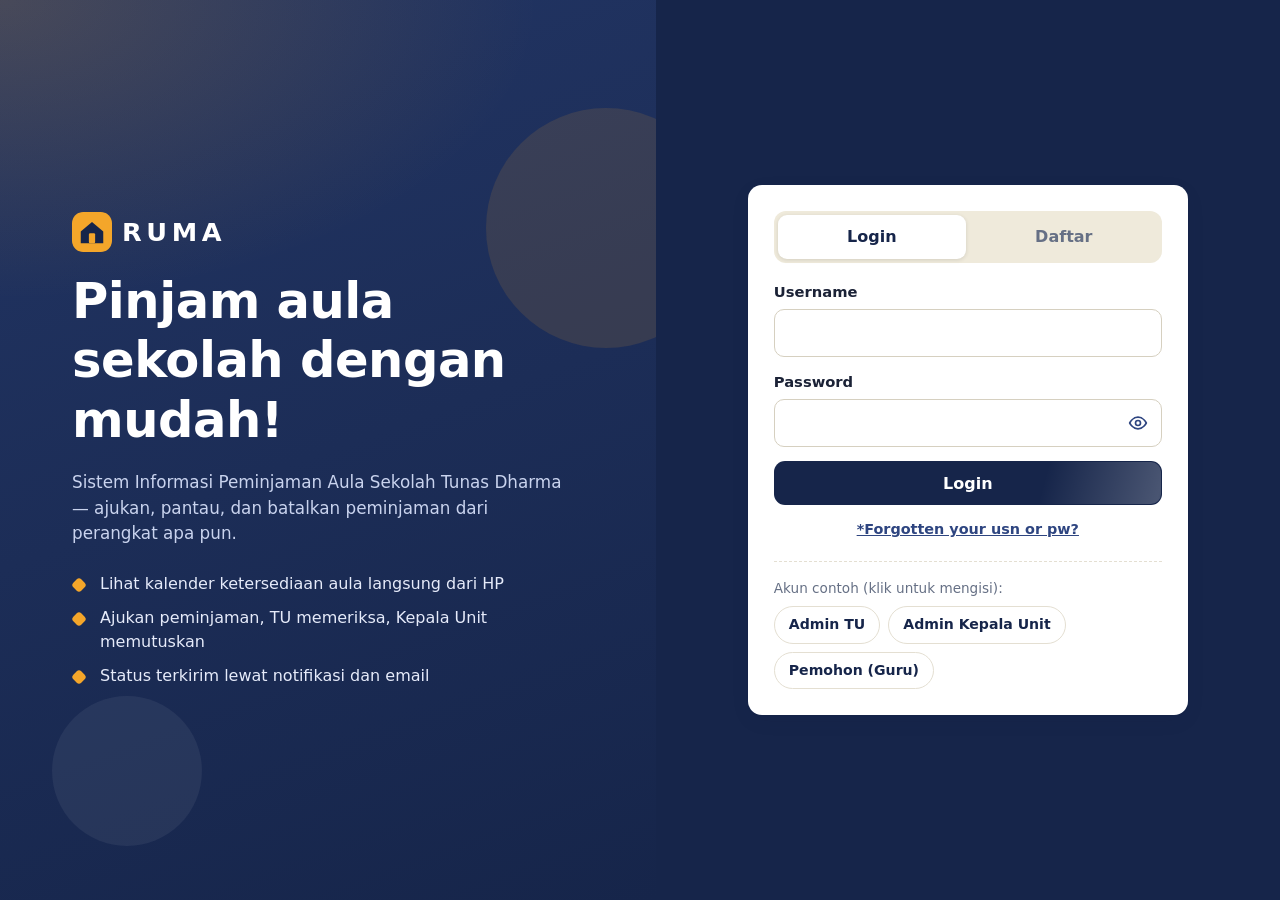
<file: index.html>
<!doctype html>
<html lang="id">

<head>
  <meta charset="utf-8">
  <meta name="viewport" content="width=device-width, initial-scale=1">
  <meta name="theme-color" content="#16254a">
  <link rel="icon" href="assets/logo.svg" type="image/svg+xml">
  <title>RUMA — Masuk</title>
  <link rel="stylesheet" href="css/base.css">
  <link rel="stylesheet" href="css/login.css">
  <link rel="stylesheet" href="css/motion.css">
</head>

<body class="login-body">
  <main class="login-shell">
    <section class="login-hero">
      <div class="brand">
        <img class="brand-mark" src="assets/logo.svg" width="40" height="40" alt="" aria-hidden="true">
        <span class="brand-name">RUMA</span>
      </div>
      <h1>Pinjam aula sekolah dengan mudah!</h1>
      <p class="hero-sub">Sistem Informasi Peminjaman Aula Sekolah Tunas Dharma — ajukan, pantau, dan batalkan
        peminjaman dari perangkat apa pun.</p>
      <ul class="hero-points">
        <li>Lihat kalender ketersediaan aula langsung dari HP</li>
        <li>Ajukan peminjaman, TU memeriksa, Kepala Unit memutuskan</li>
        <li>Status terkirim lewat notifikasi dan email</li>
      </ul>
    </section>

    <section class="login-card card" aria-label="Masuk atau daftar">
      <div class="seg" role="tablist">
        <button type="button" role="tab" id="tabLogin" class="seg-btn active" aria-selected="true"
          aria-controls="loginForm">Login</button>
        <button type="button" role="tab" id="tabRegister" class="seg-btn" aria-selected="false"
          aria-controls="registerForm">Daftar</button>
      </div>

      <form id="loginForm" novalidate>
        <div class="field">
          <label for="lUser">Username</label>
          <input id="lUser" name="username" autocomplete="username" autocapitalize="none" required>
        </div>
        <div class="field">
          <label for="lPass">Password</label>
          <input id="lPass" name="password" type="password" autocomplete="current-password" required>
        </div>
        <div class="form-error" id="loginError" role="alert" hidden></div>
        <button type="submit" class="btn primary block">Login</button>
        <p class="aside-link"><button type="button" class="link" id="forgotBtn">*Forgotten your usn or pw?</button></p>

        <div class="demo-box">
          <span>Akun contoh (klik untuk mengisi):</span>
          <div class="demo-list">
            <button type="button" class="chip" data-demo="tu|tu123">Admin TU</button>
            <button type="button" class="chip" data-demo="kepala|kepala123">Admin Kepala Unit</button>
            <button type="button" class="chip" data-demo="guru|guru123">Pemohon (Guru)</button>
          </div>
        </div>
      </form>

      <form id="registerForm" novalidate hidden>
        <p class="hint tight">Pendaftaran untuk pemohon (guru). Akun TU dan Kepala Unit disiapkan oleh sistem.</p>
        <div class="field"><label for="rName">Nama lengkap</label><input id="rName" name="name" autocomplete="name"
            required></div>
        <div class="grid-2">
          <div class="field"><label for="rId">NIDN</label><input id="rId" name="idNo" inputmode="numeric" minlength="8"
              maxlength="10" placeholder="8–10 angka" required></div>
          <div class="field"><label for="rUnit">Unit</label><select id="rUnit" name="unit" required>
              <option value="">Pilih unit…</option>
            </select></div>
        </div>
        <div class="field"><label for="rEmail">Email</label><input id="rEmail" name="email" type="email"
            autocomplete="email" required></div>
        <div class="field"><label for="rPhone">No. HP <span class="opt-tag">opsional</span></label><input id="rPhone"
            name="phone" type="tel" inputmode="tel" autocomplete="tel"></div>
        <div class="field"><label for="rUser">Username</label><input id="rUser" name="username" autocomplete="username"
            autocapitalize="none" required></div>
        <div class="grid-2">
          <div class="field"><label for="rPass">Password</label><input id="rPass" name="password" type="password"
              autocomplete="new-password" required></div>
          <div class="field"><label for="rPass2">Ulangi password</label><input id="rPass2" name="password2"
              type="password" autocomplete="new-password" required></div>
        </div>
        <div class="form-error" id="registerError" role="alert" hidden></div>
        <button type="submit" class="btn primary block">Daftar &amp; masuk</button>
      </form>
    </section>
  </main>

  <script src="js/utils.js"></script>
  <script src="js/ui.js"></script>
  <script src="js/storage.js"></script>
  <script src="js/auth.js"></script>
  <script src="js/login.js"></script>
</body>

</html>
</file>
<file: css/base.css>
/* RUMA — base.css : token desain, reset, dan komponen bersama */
:root {
  --navy: #16254a;
  --navy-2: #223564;
  --navy-3: #2e4580;
  --amber: #f4a62a;
  --amber-d: #d98a0c;
  --cream: #f6f3ea;
  --card: #ffffff;
  --ink: #1b2236;
  --muted: #667085;
  --line: #e4dfd2;
  --ok: #1d7f55;
  --ok-bg: #e2f4ea;
  --wait: #9a6700;
  --wait-bg: #fff1cf;
  --bad: #b3261e;
  --bad-bg: #fde4e1;
  --radius: 14px;
  --shadow: 0 1px 2px rgba(22, 37, 74, .06), 0 6px 20px rgba(22, 37, 74, .06);
  --focus: 0 0 0 3px rgba(244, 166, 42, .45);
}

*,
*::before,
*::after {
  box-sizing: border-box;
}

html {
  -webkit-text-size-adjust: 100%;
}

body {
  margin: 0;
  font: 16px/1.5 system-ui, -apple-system, "Segoe UI", Roboto, "Helvetica Neue", Arial, sans-serif;
  background: var(--cream);
  color: var(--ink);
  min-height: 100vh;
}

body.modal-open {
  overflow: hidden;
}

h1,
h2,
h3 {
  line-height: 1.2;
  margin: 0;
  letter-spacing: -.01em;
}

h1 {
  font-size: clamp(1.4rem, 1.1rem + 1.4vw, 2rem);
}

h3 {
  font-size: 1.05rem;
}

p {
  margin: 0;
}

a {
  color: var(--navy-3);
}

code {
  font: 600 .85em ui-monospace, Menlo, Consolas, monospace;
  background: #efeadb;
  padding: 2px 6px;
  border-radius: 6px;
}

button {
  font: inherit;
  cursor: pointer;
}

:focus-visible {
  outline: none;
  box-shadow: var(--focus);
}

[hidden] {
  display: none !important;
}

.sr-only {
  position: absolute;
  width: 1px;
  height: 1px;
  overflow: hidden;
  clip: rect(0 0 0 0);
  white-space: nowrap;
}

.muted {
  color: var(--muted);
}

.muted-sm {
  color: var(--muted);
  font-size: .85rem;
}

.ok-text {
  color: var(--ok);
  font-weight: 600;
}

.bad-text {
  color: var(--bad) !important;
}

/* ---------- Layout ---------- */
.container {
  max-width: 1120px;
  margin: 0 auto;
  padding: 22px 16px 80px;
}

.page-head {
  margin-bottom: 18px;
  display: grid;
  gap: 4px;
}

.page-head p {
  color: var(--muted);
}

.grid-2 {
  display: grid;
  grid-template-columns: 1fr 1fr;
  gap: 12px;
}

.card {
  background: var(--card);
  border: 1px solid var(--line);
  border-radius: var(--radius);
  box-shadow: var(--shadow);
}

.card.pad,
.pad {
  padding: 20px;
}

.block {
  display: flex;
  width: 100%;
  justify-content: center;
}

/* ---------- Topbar ---------- */
.topbar {
  background: var(--navy);
  color: #fff;
  position: sticky;
  top: 0;
  z-index: 30;
  box-shadow: 0 2px 12px rgba(0, 0, 0, .15);
}

.topbar-in {
  max-width: 1120px;
  margin: 0 auto;
  padding: 10px 16px;
  display: flex;
  align-items: center;
  justify-content: space-between;
  gap: 12px;
}

.brand {
  display: inline-flex;
  align-items: center;
  gap: 10px;
  color: inherit;
  text-decoration: none;
}

.brand-mark {
  display: block;
  flex: none;
  border-radius: 9px;
}

.brand-name {
  font-weight: 800;
  letter-spacing: .18em;
  font-size: 1.15rem;
}

.mode-tag {
  font-size: .7rem;
  font-weight: 700;
  text-transform: uppercase;
  letter-spacing: .08em;
  padding: 3px 9px;
  border-radius: 99px;
  background: rgba(255, 255, 255, .14);
}

.mode-tag.admin {
  background: var(--amber);
  color: var(--navy);
}

.topbar-right {
  display: flex;
  align-items: center;
  gap: 10px;
}

.userchip {
  display: flex;
  align-items: center;
  gap: 9px;
}

.avatar {
  width: 34px;
  height: 34px;
  border-radius: 50%;
  background: var(--amber);
  color: var(--navy);
  display: grid;
  place-items: center;
  font-weight: 800;
}

.u-text {
  display: grid;
  line-height: 1.15;
}

.u-text small {
  color: #b9c4e4;
  font-size: .75rem;
}

.tabs {
  max-width: 1120px;
  margin: 0 auto;
  padding: 0 10px;
  display: flex;
  gap: 2px;
  overflow-x: auto;
  scrollbar-width: none;
}

.tabs::-webkit-scrollbar {
  display: none;
}

.tabs button {
  background: none;
  border: 0;
  color: #c9d3ee;
  padding: 12px 14px;
  font-weight: 600;
  white-space: nowrap;
  border-bottom: 3px solid transparent;
}

.tabs button:hover {
  color: #fff;
}

.tabs button.active {
  color: #fff;
  border-bottom-color: var(--amber);
}

.count {
  display: inline-grid;
  place-items: center;
  min-width: 20px;
  height: 20px;
  padding: 0 6px;
  margin-left: 4px;
  border-radius: 99px;
  background: var(--amber);
  color: var(--navy);
  font-size: .72rem;
  font-weight: 800;
}

/* ---------- Buttons ---------- */
.btn {
  display: inline-flex;
  align-items: center;
  justify-content: center;
  gap: 6px;
  border: 1.5px solid transparent;
  border-radius: 11px;
  padding: 11px 18px;
  font-weight: 700;
  text-decoration: none;
  line-height: 1.1;
  transition: transform .08s, background .15s, border-color .15s;
  min-height: 44px;
}

.btn:active:not(:disabled) {
  transform: translateY(1px);
}

.btn:disabled {
  opacity: .45;
  cursor: not-allowed;
}

.btn.sm {
  padding: 7px 12px;
  min-height: 36px;
  font-size: .88rem;
  border-radius: 9px;
}

.btn.primary {
  background: var(--navy);
  color: #fff;
}

.btn.primary:hover:not(:disabled) {
  background: var(--navy-2);
}

.btn.ghost {
  background: transparent;
  color: var(--navy);
  border-color: var(--line);
}

.btn.ghost:hover:not(:disabled) {
  border-color: var(--navy-3);
  background: #f2efe5;
}

.btn.ghost.light {
  color: #fff;
  border-color: rgba(255, 255, 255, .28);
}

.btn.ghost.light:hover {
  background: rgba(255, 255, 255, .12);
  border-color: rgba(255, 255, 255, .5);
}

.btn.danger {
  background: var(--bad-bg);
  color: var(--bad);
  border-color: #f3c3be;
}

.btn.danger:hover:not(:disabled) {
  background: #fbd3ce;
}

.btn.warn {
  background: var(--wait-bg);
  color: var(--wait);
  border-color: #efd48a;
}

.btn.warn:hover:not(:disabled) {
  background: #ffe8ac;
}

.icon-btn {
  width: 40px;
  height: 40px;
  border-radius: 50%;
  border: 0;
  background: transparent;
  font-size: 1.3rem;
  color: inherit;
  display: inline-grid;
  place-items: center;
}

.icon-btn:hover {
  background: rgba(22, 37, 74, .08);
}

.link {
  background: none;
  border: 0;
  padding: 0;
  color: var(--navy-3);
  text-decoration: underline;
  font-weight: 600;
}

/* ---------- Forms ---------- */
.field {
  display: grid;
  gap: 6px;
  margin-bottom: 14px;
  border: 0;
  padding: 0;
  min-width: 0;
}

.field>label,
.field>legend,
.slider-top label {
  font-weight: 700;
  font-size: .92rem;
  padding: 0;
}

input:not([type=checkbox]):not([type=radio]):not([type=range]),
select,
textarea {
  width: 100%;
  font: inherit;
  color: var(--ink);
  background: #fff;
  padding: 11px 13px;
  min-height: 44px;
  border: 1.5px solid #d6d0c0;
  border-radius: 10px;
  transition: border-color .15s, box-shadow .15s;
}

textarea {
  resize: vertical;
}

input:focus,
select:focus,
textarea:focus {
  outline: none;
  border-color: var(--amber-d);
  box-shadow: var(--focus);
}

.hint {
  color: var(--muted);
  font-size: .83rem;
}

.hint.tight {
  margin: -6px 0 14px;
}

.req-tag,
.opt-tag {
  font-size: .7rem;
  font-weight: 700;
  color: var(--muted);
  background: #efeadb;
  padding: 2px 7px;
  border-radius: 99px;
  margin-left: 4px;
  text-transform: lowercase;
}

.input-wrap {
  position: relative;
}

.input-wrap input {
  padding-right: 46px !important;
}

.reveal {
  position: absolute;
  right: 5px;
  top: 50%;
  transform: translateY(-50%);
  width: 38px;
  height: 38px;
  display: grid;
  place-items: center;
  background: none;
  border: 0;
  border-radius: 10px;
  color: var(--navy-3);
  cursor: pointer;
}

.reveal:hover,
.reveal:focus-visible {
  background: rgba(22, 37, 74, .08);
}

.reveal svg {
  width: 20px;
  height: 20px;
  pointer-events: none;
}

.check {
  display: flex;
  gap: 10px;
  align-items: flex-start;
  margin: 4px 0 16px;
  font-weight: 600;
}

.check input {
  width: 20px;
  height: 20px;
  margin-top: 2px;
  accent-color: var(--navy);
  flex: none;
}

.form-error {
  background: var(--bad-bg);
  color: var(--bad);
  border: 1px solid #f3c3be;
  border-radius: 10px;
  padding: 10px 14px;
  font-size: .92rem;
  margin-bottom: 14px;
}

.form-error ul {
  margin: 0;
  padding-left: 18px;
}

.form-actions {
  display: flex;
  gap: 10px;
  justify-content: space-between;
  flex-wrap: wrap;
}

.form-actions.center {
  justify-content: center;
}

/* Slider rentang */
.slider {
  -webkit-appearance: none;
  appearance: none;
  width: 100%;
  height: 12px;
  border-radius: 99px;
  outline: none;
  cursor: pointer;
  margin: 8px 0 2px;
  background: linear-gradient(to right, var(--amber) var(--pct, 0%), #e3ddcc var(--pct, 0%));
}

.slider::-webkit-slider-thumb {
  -webkit-appearance: none;
  width: 28px;
  height: 28px;
  border-radius: 50%;
  background: var(--navy);
  border: 4px solid #fff;
  box-shadow: 0 1px 6px rgba(0, 0, 0, .35);
}

.slider::-moz-range-thumb {
  width: 22px;
  height: 22px;
  border-radius: 50%;
  background: var(--navy);
  border: 4px solid #fff;
  box-shadow: 0 1px 6px rgba(0, 0, 0, .35);
}

.slider::-moz-range-track {
  background: transparent;
}

.slider:focus-visible {
  box-shadow: var(--focus);
}

.slider-scale {
  display: flex;
  justify-content: space-between;
  color: var(--muted);
  font-size: .78rem;
}

/* ---------- Badges, chips, segmented ---------- */
.badge {
  display: inline-block;
  padding: 3px 10px;
  border-radius: 99px;
  font-size: .78rem;
  font-weight: 800;
  white-space: nowrap;
}

.badge.menunggu {
  background: var(--wait-bg);
  color: var(--wait);
}

.badge.disetujui {
  background: var(--ok-bg);
  color: var(--ok);
}

.badge.ditolak {
  background: var(--bad-bg);
  color: var(--bad);
}

.chips,
.demo-list {
  display: flex;
  gap: 8px;
  flex-wrap: wrap;
}

.chip {
  border: 1.5px solid var(--line);
  background: #fff;
  border-radius: 99px;
  padding: 7px 14px;
  font-weight: 700;
  font-size: .88rem;
  color: var(--navy);
}

.chip:hover {
  border-color: var(--navy-3);
}

.chip.active {
  background: var(--navy);
  color: #fff;
  border-color: var(--navy);
}

.seg {
  display: grid;
  grid-template-columns: 1fr 1fr;
  gap: 4px;
  background: #efeadb;
  padding: 4px;
  border-radius: 12px;
  margin-bottom: 18px;
}

.seg.small {
  grid-template-columns: repeat(3, 1fr);
  margin-bottom: 0;
}

.seg-btn,
.seg-opt span {
  border: 0;
  background: transparent;
  padding: 10px;
  border-radius: 9px;
  font-weight: 700;
  color: var(--muted);
  text-align: center;
  display: block;
  cursor: pointer;
}

.seg-btn.active,
.seg-opt input:checked+span {
  background: #fff;
  color: var(--navy);
  box-shadow: 0 1px 4px rgba(0, 0, 0, .12);
}

.seg-opt input {
  position: absolute;
  opacity: 0;
  pointer-events: none;
}

.seg-opt input:focus-visible+span {
  box-shadow: var(--focus);
}

/* ---------- Tabel responsif ---------- */
.table-wrap {
  overflow-x: auto;
}

.table-card {
  overflow: hidden;
}

.table {
  width: 100%;
  border-collapse: collapse;
  font-size: .93rem;
}

.table th {
  text-align: left;
  font-size: .76rem;
  text-transform: uppercase;
  letter-spacing: .06em;
  color: var(--muted);
  padding: 12px 14px;
  background: #faf8f2;
  border-bottom: 1px solid var(--line);
  white-space: nowrap;
}

.table td {
  padding: 12px 14px;
  border-bottom: 1px solid #efeadb;
  vertical-align: top;
}

.table tr:last-child td {
  border-bottom: 0;
}

.table .sub {
  display: block;
  color: var(--muted);
  font-size: .8rem;
  margin-top: 2px;
}

.table .act {
  display: flex;
  gap: 6px;
  flex-wrap: wrap;
}

.empty {
  display: grid;
  gap: 4px;
  justify-items: center;
  text-align: center;
  padding: 28px 16px;
  color: var(--muted);
}

.empty strong {
  color: var(--ink);
}

/* ---------- Toast & modal ---------- */
.toast-host {
  position: fixed;
  z-index: 100;
  left: 50%;
  bottom: 20px;
  transform: translateX(-50%);
  display: grid;
  gap: 8px;
  width: min(94vw, 460px);
  pointer-events: none;
}

.toast {
  pointer-events: auto;
  background: var(--navy);
  color: #fff;
  padding: 12px 16px;
  border-radius: 12px;
  box-shadow: 0 8px 28px rgba(0, 0, 0, .3);
  font-weight: 600;
  font-size: .92rem;
  border-left: 5px solid var(--amber);
  animation: pop .25s ease-out;
  transition: opacity .3s;
}

.toast.ok {
  border-left-color: #43c68b;
}

.toast.bad {
  border-left-color: #ff7b72;
}

.toast.warn {
  border-left-color: var(--amber);
}

.toast.out {
  opacity: 0;
}

@keyframes pop {
  from {
    transform: translateY(12px);
    opacity: 0;
  }
}

.modal-backdrop {
  position: fixed;
  inset: 0;
  background: rgba(15, 22, 45, .55);
  z-index: 90;
  display: grid;
  place-items: center;
  padding: 16px;
  animation: fade .15s;
}

@keyframes fade {
  from {
    opacity: 0;
  }
}

.modal {
  background: #fff;
  border-radius: 16px;
  width: min(460px, 100%);
  max-height: 90vh;
  display: flex;
  flex-direction: column;
  box-shadow: 0 20px 60px rgba(0, 0, 0, .35);
}

.modal.wide {
  width: min(620px, 100%);
}

.modal:focus {
  outline: none;
}

.modal-head {
  display: flex;
  align-items: center;
  justify-content: space-between;
  padding: 16px 18px 8px 22px;
}

.modal-body {
  padding: 8px 22px 12px;
  overflow-y: auto;
}

.modal-foot {
  padding: 12px 22px 18px;
  display: flex;
  gap: 8px;
  justify-content: flex-end;
  flex-wrap: wrap;
}

.terms {
  padding-left: 20px;
  display: grid;
  gap: 8px;
  margin: 0;
}

@media (max-width: 760px) {

  .u-text,
  .mode-tag {
    display: none;
  }

  .grid-2 {
    grid-template-columns: 1fr;
    gap: 0;
  }

  .grid-2 .field {
    margin-bottom: 14px;
  }

  .topbar-right .btn.sm {
    padding: 6px 10px;
  }

  /* tabel menjadi kartu */
  .table thead {
    display: none;
  }

  .table,
  .table tbody,
  .table tr,
  .table td {
    display: block;
    width: 100%;
  }

  .table tr {
    padding: 10px 14px;
    border-bottom: 1px solid var(--line);
  }

  .table td {
    border: 0;
    padding: 4px 0;
    display: flex;
    justify-content: space-between;
    gap: 14px;
    text-align: right;
  }

  .table td::before {
    content: attr(data-label);
    font-weight: 700;
    color: var(--muted);
    font-size: .8rem;
    text-align: left;
    flex: none;
  }

  .table .act {
    justify-content: flex-end;
  }

  .table tr.empty-row td::before {
    content: none;
  }

  .modal-foot .btn {
    flex: 1;
  }
}

@media (prefers-reduced-motion: reduce) {
  * {
    animation: none !important;
    transition: none !important;
  }
}
/* ---------- Status tambahan (alur TU → Kepala Unit) ---------- */
:root {
  --fwd: #1d4f9a;
  --fwd-bg: #e1ecfb;
  --off: #5b6272;
  --off-bg: #eceef2;
}

.badge.diteruskan {
  background: var(--fwd-bg);
  color: var(--fwd);
}

.badge.dibatalkan {
  background: var(--off-bg);
  color: var(--off);
}

/* ---------- Notifikasi dalam aplikasi ---------- */
.notif-list {
  display: grid;
  gap: 10px;
  max-width: 760px;
}

.notif {
  padding: 12px 16px;
  display: flex;
  justify-content: space-between;
  gap: 14px;
  align-items: baseline;
}

.notif p {
  margin: 0;
}

.notif time {
  color: var(--muted);
  font-size: .8rem;
  white-space: nowrap;
}

.notif.unread {
  border-left: 4px solid var(--amber);
  font-weight: 700;
}

.sub-h {
  margin: 22px 0 10px;
}

input[type=file] {
  width: 100%;
  font: inherit;
  padding: 8px;
  border: 1.5px dashed var(--line);
  border-radius: 10px;
  background: #fff;
}

/* Foto profil */
.avatar {
  flex: none;
  background-size: cover;
  background-position: center;
  background-repeat: no-repeat;
}

.avatar.has-photo {
  color: transparent;
}

.avatar.sm {
  width: 28px;
  height: 28px;
  font-size: .8rem;
}

.avatar.avatar-lg {
  width: 76px;
  height: 76px;
  font-size: 1.9rem;
  border: 3px solid rgba(22, 37, 74, .12);
}

.cell-user {
  display: inline-flex;
  align-items: center;
  gap: 8px;
}

.photo-edit {
  display: flex;
  align-items: center;
  gap: 14px;
  margin-bottom: 16px;
}

.photo-actions {
  display: flex;
  flex-wrap: wrap;
  align-items: center;
  gap: 8px;
}

.photo-actions .hint {
  flex-basis: 100%;
}
</file>
<file: css/login.css>
/* RUMA — login.css : halaman masuk / daftar */
.login-body {
  background: var(--navy);
}

.login-shell {
  min-height: 100vh;
  display: grid;
  grid-template-columns: 1.05fr 1fr;
}

.login-hero {
  color: #fff;
  padding: clamp(28px, 6vw, 72px);
  display: flex;
  flex-direction: column;
  justify-content: center;
  gap: 20px;
  background:
    radial-gradient(900px 500px at 0% 0%, rgba(244, 166, 42, .18), transparent 60%),
    linear-gradient(160deg, var(--navy-2), var(--navy));
}

.login-hero .brand-name {
  font-size: 1.6rem;
}

.login-hero h1 {
  font-size: clamp(1.9rem, 1.2rem + 2.8vw, 3.1rem);
  max-width: 16ch;
}

.hero-sub {
  color: #c9d3ee;
  max-width: 46ch;
  font-size: 1.05rem;
}

.hero-points {
  list-style: none;
  padding: 0;
  margin: 6px 0 0;
  display: grid;
  gap: 10px;
}

.hero-points li {
  position: relative;
  padding-left: 28px;
  color: #e6ebfa;
}

.hero-points li::before {
  content: "";
  position: absolute;
  left: 0;
  top: .35em;
  width: 14px;
  height: 14px;
  border-radius: 4px;
  background: var(--amber);
  transform: rotate(45deg) scale(.8);
}

.login-card {
  align-self: center;
  justify-self: center;
  width: min(440px, calc(100% - 32px));
  margin: 24px 0;
  padding: 26px;
  border: 0;
}

.aside-link {
  text-align: center;
  margin-top: 14px;
  font-size: .9rem;
}

.demo-box {
  margin-top: 20px;
  padding-top: 16px;
  border-top: 1px dashed var(--line);
  display: grid;
  gap: 8px;
  color: var(--muted);
  font-size: .85rem;
}

@media (max-width: 860px) {
  .login-shell {
    grid-template-columns: 1fr;
  }

  .login-hero {
    padding: 28px 22px 56px;
    gap: 12px;
  }

  .hero-points {
    display: none;
  }

  .login-card {
    margin-top: -34px;
    margin-bottom: 28px;
  }
}
</file>
<file: css/motion.css>
/* RUMA — motion.css : animasi & navigasi interaktif + gaya form terkunci / edit profil.
 * Dimuat setelah base.css. Semua animasi otomatis mati bila pengguna memilih
 * "kurangi gerakan" (lihat aturan prefers-reduced-motion di bagian akhir). */

:root {
  --ease: cubic-bezier(.22, .8, .24, 1);
  --lift: 0 10px 28px rgba(22, 37, 74, .14);
}

html {
  scroll-behavior: smooth;
}

/* ---------- Perpindahan halaman / tab ---------- */
@keyframes rise {
  from {
    opacity: 0;
    transform: translateY(14px);
  }

  to {
    opacity: 1;
    transform: none;
  }
}

@keyframes fade-in {
  from {
    opacity: 0;
  }

  to {
    opacity: 1;
  }
}

@keyframes pop-in {
  from {
    opacity: 0;
    transform: scale(.94) translateY(8px);
  }

  to {
    opacity: 1;
    transform: none;
  }
}

@keyframes slide-down {
  from {
    opacity: 0;
    transform: translateY(-10px);
  }

  to {
    opacity: 1;
    transform: none;
  }
}

@keyframes pulse-ring {
  0% {
    box-shadow: 0 0 0 0 rgba(244, 166, 42, .55);
  }

  100% {
    box-shadow: 0 0 0 10px rgba(244, 166, 42, 0);
  }
}

@keyframes draw-check {
  from {
    stroke-dashoffset: 30;
  }

  to {
    stroke-dashoffset: 0;
  }
}

@keyframes float-y {

  0%,
  100% {
    transform: translateY(0);
  }

  50% {
    transform: translateY(-14px);
  }
}

@keyframes shine {
  from {
    background-position: -200% 0;
  }

  to {
    background-position: 200% 0;
  }
}

.topbar {
  animation: slide-down .45s var(--ease) both;
}

main.container>section:not([hidden]) {
  animation: rise .45s var(--ease) both;
}

.page-head {
  animation: rise .5s var(--ease) both;
}

/* ---------- Navigasi tab: garis penanda bergeser + hover ---------- */
.tabs button {
  position: relative;
  border-bottom-color: transparent !important;
  transition: color .2s, transform .2s var(--ease), background .2s;
  border-radius: 10px 10px 0 0;
}

.tabs button::after {
  content: "";
  position: absolute;
  left: 12px;
  right: 12px;
  bottom: 0;
  height: 3px;
  border-radius: 3px 3px 0 0;
  background: var(--amber);
  transform: scaleX(0);
  transform-origin: center;
  transition: transform .3s var(--ease);
}

.tabs button:hover {
  background: rgba(255, 255, 255, .07);
  transform: translateY(-1px);
}

.tabs button:hover::after {
  transform: scaleX(.45);
}

.tabs button.active::after {
  transform: scaleX(1);
}

.tabs button.active {
  background: rgba(255, 255, 255, .10);
}

.count:not([hidden]) {
  animation: pop-in .35s var(--ease) both, pulse-ring 1.8s ease-out 2;
}

/* Logo & nama aplikasi */
.brand-mark {
  transition: transform .5s var(--ease);
}

.brand:hover .brand-mark {
  transform: rotate(-8deg) scale(1.08);
}

.userchip .avatar {
  transition: transform .25s var(--ease), box-shadow .25s;
}

.userchip:hover .avatar {
  transform: scale(1.08);
  box-shadow: 0 0 0 3px rgba(244, 166, 42, .55);
}

/* ---------- Kartu & daftar (muncul berurutan) ---------- */
.card {
  transition: transform .25s var(--ease), box-shadow .25s, border-color .25s;
}

.hist-item:hover,
.mail:hover,
.stat:hover {
  transform: translateY(-3px);
  box-shadow: var(--lift);
}

.hist-list>*,
.notif-list>*,
.mail-list>*,
.avail-list>li,
.room-pick>*,
.stats>* {
  animation: rise .5s var(--ease) both;
}

:is(.hist-list, .notif-list, .mail-list, .avail-list, .room-pick, .stats)> :nth-child(1) {
  animation-delay: .04s;
}

:is(.hist-list, .notif-list, .mail-list, .avail-list, .room-pick, .stats)> :nth-child(2) {
  animation-delay: .10s;
}

:is(.hist-list, .notif-list, .mail-list, .avail-list, .room-pick, .stats)> :nth-child(3) {
  animation-delay: .16s;
}

:is(.hist-list, .notif-list, .mail-list, .avail-list, .room-pick, .stats)> :nth-child(4) {
  animation-delay: .22s;
}

:is(.hist-list, .notif-list, .mail-list, .avail-list, .room-pick, .stats)> :nth-child(n+5) {
  animation-delay: .28s;
}

.notif {
  transition: transform .2s var(--ease), background .2s;
}

.notif:hover {
  transform: translateX(4px);
  background: #fffdf6;
}

.avail-list li {
  transition: transform .2s var(--ease), background .2s;
}

.avail-list li:hover {
  transform: translateX(3px);
}

tbody tr {
  transition: background .15s;
}

tbody tr:hover {
  background: #faf8f2;
}

/* ---------- Tombol ---------- */
.btn {
  position: relative;
  overflow: hidden;
  transition: transform .2s var(--ease), box-shadow .2s, background .15s, border-color .15s;
}

.btn:hover:not(:disabled) {
  transform: translateY(-2px);
  box-shadow: 0 8px 18px rgba(22, 37, 74, .16);
}

.btn:active:not(:disabled) {
  transform: translateY(0) scale(.98);
  box-shadow: none;
}

.btn.primary::after {
  content: "";
  position: absolute;
  inset: 0;
  background: linear-gradient(105deg, transparent 35%, rgba(255, 255, 255, .22) 50%, transparent 65%);
  background-size: 200% 100%;
  background-position: -200% 0;
  pointer-events: none;
}

.btn.primary:hover:not(:disabled)::after {
  animation: shine .9s var(--ease);
}

.btn.ghost.light:hover {
  box-shadow: none;
}

/* ---------- Form: fokus, pilihan ruangan, slider ---------- */
input:not([type=checkbox]):not([type=radio]):not([type=range]):not(.locked):hover:not(:disabled),
select:hover,
textarea:hover {
  border-color: #bdb59d;
}

.room-card {
  transition: transform .2s var(--ease), border-color .2s, background .2s, box-shadow .2s;
}

.room-opt:hover .room-card {
  transform: translateY(-2px);
  box-shadow: 0 6px 16px rgba(22, 37, 74, .1);
}

.room-opt input:checked+.room-card {
  animation: pop-in .3s var(--ease);
}

.meter i {
  transition: width .35s var(--ease);
}

.slider-out {
  display: inline-block;
  transition: transform .15s var(--ease);
}

.slider:active~* .slider-out,
.slider-field:active .slider-out {
  transform: scale(1.06);
}

.form-error:not([hidden]),
.hint-ok:not([hidden]) {
  animation: pop-in .3s var(--ease);
}

/* ---------- Kalender ---------- */
.cal-day {
  transition: transform .18s var(--ease), background .18s, box-shadow .18s;
}

.cal-day:not(.is-past):hover {
  transform: scale(1.1);
  z-index: 1;
}

.cal-day.is-selected {
  animation: pop-in .25s var(--ease);
}

/* ---------- Modal, toast, terima kasih ---------- */
.modal-backdrop {
  animation: fade-in .2s ease-out;
  backdrop-filter: blur(3px);
}

.modal {
  animation: pop-in .32s var(--ease) both;
}

.icon-btn {
  transition: transform .25s var(--ease), background .15s;
}

.icon-btn:hover {
  transform: rotate(90deg);
}

.thanks {
  animation: pop-in .5s var(--ease) both;
}

.thanks-icon {
  animation: pop-in .5s .15s var(--ease) both, pulse-ring 1.6s .6s ease-out 2;
}

.status-pill {
  animation: rise .5s .25s var(--ease) both;
}

.summary>div {
  animation: rise .45s var(--ease) both;
}

.summary>div:nth-child(1) {
  animation-delay: .30s;
}

.summary>div:nth-child(2) {
  animation-delay: .36s;
}

.summary>div:nth-child(3) {
  animation-delay: .42s;
}

.summary>div:nth-child(4) {
  animation-delay: .48s;
}

.summary>div:nth-child(n+5) {
  animation-delay: .54s;
}

/* ---------- Halaman login ---------- */
.login-hero {
  position: relative;
  overflow: hidden;
}

.login-hero::before,
.login-hero::after {
  content: "";
  position: absolute;
  border-radius: 50%;
  background: rgba(244, 166, 42, .12);
  pointer-events: none;
  animation: float-y 7s ease-in-out infinite;
}

.login-hero::before {
  width: 240px;
  height: 240px;
  right: -70px;
  top: 12%;
}

.login-hero::after {
  width: 150px;
  height: 150px;
  left: 8%;
  bottom: 6%;
  animation-duration: 9s;
  animation-delay: -3s;
  background: rgba(255, 255, 255, .06);
}

.login-hero>* {
  position: relative;
  z-index: 1;
  animation: rise .6s var(--ease) both;
}

.login-hero> :nth-child(2) {
  animation-delay: .08s;
}

.login-hero> :nth-child(3) {
  animation-delay: .16s;
}

.login-hero> :nth-child(4) {
  animation-delay: .24s;
}

.hero-points li {
  animation: rise .55s var(--ease) both;
}

.hero-points li:nth-child(1) {
  animation-delay: .32s;
}

.hero-points li:nth-child(2) {
  animation-delay: .40s;
}

.hero-points li:nth-child(3) {
  animation-delay: .48s;
}

.login-card {
  animation: pop-in .55s .1s var(--ease) both;
}

.login-card form:not([hidden]) {
  animation: rise .4s var(--ease) both;
}

.chip {
  transition: transform .18s var(--ease), background .15s;
}

.chip:hover {
  transform: translateY(-2px);
}

/* ---------- Pemohon: data akun terkunci ---------- */
.applicant {
  border: 1.5px dashed var(--line);
  border-radius: 12px;
  padding: 14px 16px 6px;
  margin: 0 0 16px;
  background: #fcfbf7;
  min-width: 0;
}

.applicant legend {
  font-weight: 800;
  font-size: .95rem;
  padding: 0 8px;
}

.applicant .hint {
  display: block;
  margin: -4px 0 8px;
}

.lock-tag {
  font-size: .7rem;
  font-weight: 700;
  color: var(--muted);
  background: #efeadb;
  padding: 2px 8px;
  border-radius: 99px;
  margin-left: 6px;
}

input.locked,
input:disabled {
  background: #eeeeef !important;
  color: #5d6578;
  border-color: #d9d9dd !important;
  cursor: not-allowed;
  box-shadow: none !important;
  -webkit-text-fill-color: #5d6578;
  opacity: 1;
}

.req-mark {
  color: var(--bad);
  font-weight: 800;
  margin-left: 2px;
}

/* ---------- Modal Edit Profil ---------- */
.profile-head {
  display: flex;
  align-items: center;
  gap: 16px;
  margin: 4px 0 6px;
}

.avatar-edit {
  position: relative;
  flex: none;
}

.avatar-edit .avatar-lg {
  width: 84px;
  height: 84px;
  border: 3px solid var(--amber);
  box-shadow: 0 4px 14px rgba(22, 37, 74, .18);
  transition: transform .3s var(--ease);
}

.avatar-edit:hover .avatar-lg {
  transform: scale(1.04);
}

.pen-badge {
  position: absolute;
  right: -4px;
  bottom: -4px;
  width: 30px;
  height: 30px;
  padding: 0;
  display: grid;
  place-items: center;
  border-radius: 50%;
  border: 2px solid #fff;
  background: #fff;
  color: var(--navy-3);
  box-shadow: 0 2px 8px rgba(22, 37, 74, .25);
  transition: transform .2s var(--ease), background .15s, color .15s;
}

.pen-badge svg,
.pen-btn svg {
  width: 16px;
  height: 16px;
}

.pen-badge:hover {
  transform: scale(1.12) rotate(-8deg);
  background: var(--navy);
  color: #fff;
}

.name-edit {
  flex: 1;
  min-width: 0;
  display: flex;
  align-items: center;
  gap: 6px;
}

.name-input {
  flex: 1;
  min-width: 0;
  font-size: clamp(1rem, 4vw, 1.2rem) !important;
  font-weight: 800;
  text-transform: uppercase;
  letter-spacing: -.01em;
  color: var(--navy);
  border: 1.5px solid transparent !important;
  background: transparent !important;
  padding: 6px 8px !important;
  min-height: 0 !important;
  border-radius: 8px;
  text-overflow: ellipsis;
}

.name-input:not(.editing):focus {
  box-shadow: none;
  border-color: transparent !important;
  cursor: default;
}

.name-input.editing {
  background: #fff !important;
  border-color: var(--amber-d) !important;
  box-shadow: var(--focus);
  text-transform: none;
}

.pen-btn {
  flex: none;
  width: 34px;
  height: 34px;
  padding: 0;
  display: grid;
  place-items: center;
  border: 0;
  border-radius: 50%;
  background: transparent;
  color: var(--navy-3);
  transition: transform .2s var(--ease), background .15s;
}

.pen-btn:hover {
  background: #eef1fa;
  transform: scale(1.1) rotate(-8deg);
}

.input-pen {
  position: relative;
}

.input-pen input {
  padding-right: 46px !important;
}

.input-pen .pen-btn {
  position: absolute;
  right: 6px;
  top: 50%;
  transform: translateY(-50%);
}

.input-pen .pen-btn:hover {
  transform: translateY(-50%) scale(1.1) rotate(-8deg);
}

.photo-del {
  font-size: .82rem;
  margin: 0 0 2px;
  display: inline-block;
}

.photo-hint {
  display: block;
  margin: 2px 0 14px;
}

.lock-note {
  margin: -4px 0 12px;
  font-size: .8rem;
}

@media (max-width: 520px) {

  .login-hero::before,
  .login-hero::after {
    display: none;
  }
}

/* ---------- Hormati preferensi "kurangi gerakan" ---------- */
@media (prefers-reduced-motion: reduce) {
  html {
    scroll-behavior: auto;
  }

  *,
  *::before,
  *::after {
    animation: none !important;
    transition: none !important;
  }
}
</file>
<file: css/calendar.css>
/* RUMA — calendar.css : kalender bulanan & tabel jadwal (dipakai client + admin) */
.jadwal-layout {
  display: grid;
  grid-template-columns: minmax(300px, 420px) 1fr;
  gap: 18px;
  align-items: start;
}

.cal-head {
  display: flex;
  align-items: center;
  justify-content: space-between;
  margin-bottom: 10px;
}

.cal-title {
  font-size: 1.1rem;
}

.cal-title span {
  color: var(--muted);
}

.cal-grid {
  display: grid;
  grid-template-columns: repeat(7, 1fr);
  gap: 4px;
}

.cal-dow span {
  text-align: center;
  font-size: .72rem;
  font-weight: 700;
  color: var(--muted);
  text-transform: uppercase;
  padding: 4px 0;
}

.cal-pad {
  aspect-ratio: 1;
}

.cal-day {
  position: relative;
  aspect-ratio: 1;
  min-height: 40px;
  border: 0;
  background: #faf8f2;
  border-radius: 10px;
  font-weight: 600;
  color: var(--ink);
  display: grid;
  place-items: center;
  padding-bottom: 6px;
  transition: background .12s;
}

.cal-day:hover {
  background: #efe9d6;
}

.cal-day.is-past {
  color: #a9a597;
}

.cal-day.is-today {
  box-shadow: inset 0 0 0 2px var(--amber);
}

.cal-day.is-selected {
  background: var(--navy);
  color: #fff;
}

.cal-day.is-selected:hover {
  background: var(--navy-2);
}

.cal-dots {
  position: absolute;
  bottom: 5px;
  left: 0;
  right: 0;
  display: flex;
  justify-content: center;
  gap: 3px;
}

.dot {
  display: inline-block;
  width: 7px;
  height: 7px;
  border-radius: 50%;
}

.dot.ok {
  background: var(--ok);
}

.dot.wait {
  background: var(--amber-d);
}

.cal-day.is-selected .dot.ok {
  background: #6ee0a8;
}

.cal-day.is-selected .dot.wait {
  background: var(--amber);
}

.cal-foot {
  display: flex;
  align-items: center;
  gap: 14px;
  margin-top: 14px;
  font-size: .8rem;
  color: var(--muted);
  flex-wrap: wrap;
}

.cal-foot .btn {
  margin-left: auto;
}

.legend {
  display: inline-flex;
  align-items: center;
  gap: 6px;
}

.sched-title {
  font-size: 1.05rem;
}

.sched-date {
  color: var(--muted);
  margin: 2px 0 14px;
  font-weight: 600;
}

.sched-actions {
  margin-top: 16px;
  display: flex;
  justify-content: flex-end;
}

.pager {
  display: flex;
  align-items: center;
  justify-content: flex-end;
  gap: 12px;
  margin-top: 12px;
  color: var(--muted);
  font-size: .88rem;
}

@media (max-width: 860px) {
  .jadwal-layout {
    grid-template-columns: 1fr;
  }

  .sched-actions .btn {
    width: 100%;
  }
}
</file>
<file: css/admin.css>
/* RUMA — admin.css : mode admin */
.stats {
  display: grid;
  grid-template-columns: repeat(4, 1fr);
  gap: 14px;
  margin-bottom: 18px;
}

.stat {
  background: #fff;
  border: 1px solid var(--line);
  border-radius: var(--radius);
  padding: 16px 18px;
  box-shadow: var(--shadow);
  display: grid;
  gap: 2px;
  border-top: 4px solid var(--navy);
}

.stat strong {
  font-size: 2rem;
  line-height: 1.1;
}

.stat span {
  color: var(--muted);
  font-size: .88rem;
}

.stat.menunggu {
  border-top-color: var(--amber);
}

.stat.disetujui {
  border-top-color: var(--ok);
}

.stat.ditolak {
  border-top-color: var(--bad);
}

.two-col {
  display: grid;
  grid-template-columns: 1fr 1fr;
  gap: 18px;
  align-items: start;
}

.two-col h3 {
  margin-bottom: 10px;
}

.qrow {
  display: flex;
  justify-content: space-between;
  align-items: center;
  gap: 12px;
  padding: 11px 0;
  border-bottom: 1px solid #efeadb;
}

.qrow:last-child {
  border-bottom: 0;
}

.qrow small {
  display: block;
  color: var(--muted);
  font-size: .82rem;
}

.qact {
  display: flex;
  gap: 6px;
  flex: none;
}

.toolbar {
  display: flex;
  justify-content: space-between;
  align-items: center;
  gap: 12px;
  margin-bottom: 14px;
  flex-wrap: wrap;
}

.toolbar input[type=search] {
  max-width: 300px;
}

.detail-top {
  display: flex;
  justify-content: space-between;
  align-items: center;
  gap: 10px;
  margin-bottom: 12px;
  font-size: 1.1rem;
}

.detail {
  margin: 0 0 14px;
  display: grid;
  grid-template-columns: 1fr 1fr;
  gap: 10px 18px;
}

.detail dt {
  color: var(--muted);
  font-size: .76rem;
  text-transform: uppercase;
  letter-spacing: .05em;
}

.detail dd {
  margin: 0;
  font-weight: 600;
  overflow-wrap: anywhere;
}

/* Kapasitas aula */
.cap-grid {
  display: grid;
  grid-template-columns: repeat(auto-fit, minmax(300px, 1fr));
  gap: 18px;
}

.cap-card header {
  display: flex;
  justify-content: space-between;
  align-items: baseline;
  gap: 10px;
}

.cap-big {
  display: flex;
  align-items: baseline;
  gap: 8px;
  margin: 14px 0 6px;
}

.cap-big output {
  font-size: 3rem;
  font-weight: 800;
  line-height: 1;
  color: var(--navy);
  font-variant-numeric: tabular-nums;
}

.cap-big span {
  color: var(--muted);
  font-weight: 600;
}

.cap-card .hint {
  margin: 12px 0 14px;
  min-height: 2.6em;
}

.cap-actions {
  display: flex;
  justify-content: space-between;
  gap: 8px;
  flex-wrap: wrap;
}

@media (max-width: 860px) {
  .stats {
    grid-template-columns: 1fr 1fr;
  }

  .two-col {
    grid-template-columns: 1fr;
  }

  .detail {
    grid-template-columns: 1fr;
  }

  .toolbar input[type=search] {
    max-width: none;
  }

  .qrow {
    flex-direction: column;
    align-items: stretch;
  }

  .qact {
    justify-content: flex-end;
  }
}
/* ---------- Status tambahan, rekap, total ---------- */
.stat.diteruskan {
  border-top-color: var(--fwd);
}

.stat.dibatalkan {
  border-top-color: var(--off);
}

.rekap-filter {
  display: flex;
  gap: 14px;
  align-items: flex-end;
  flex-wrap: wrap;
  margin-bottom: 16px;
}

.rekap-filter .field {
  margin: 0;
  min-width: 160px;
}

.total-row td {
  background: #faf7ee;
}

.detail .btn {
  margin-left: 6px;
}
</file>
<file: css/client.css>
/* RUMA — client.css : mode client (formulir, terima kasih, riwayat, email) */
.form-layout {
  display: grid;
  grid-template-columns: minmax(0, 1fr) 320px;
  gap: 18px;
  align-items: start;
}

.form-title {
  font-size: 1.2rem;
  margin-bottom: 18px;
  padding-bottom: 12px;
  border-bottom: 2px solid var(--navy);
}

/* Pilihan ruangan */
.room-pick {
  display: grid;
  grid-template-columns: repeat(auto-fit, minmax(160px, 1fr));
  gap: 10px;
}

.room-opt {
  position: relative;
  display: block;
}

.room-opt input {
  position: absolute;
  opacity: 0;
  inset: 0;
  cursor: pointer;
}

.room-card {
  display: grid;
  gap: 2px;
  padding: 12px 14px;
  border: 1.5px solid #d6d0c0;
  border-radius: 12px;
  background: #fff;
  transition: border-color .15s, background .15s;
}

.room-card small {
  color: var(--muted);
}

.room-opt input:checked+.room-card {
  border-color: var(--navy);
  background: #eef1fa;
  box-shadow: inset 0 0 0 1px var(--navy);
}

.room-opt input:focus-visible+.room-card {
  box-shadow: var(--focus);
}

/* Slider kapasitas */
.slider-field {
  background: #faf8f2;
  border: 1px solid var(--line);
  border-radius: 12px;
  padding: 14px 16px;
}

.slider-top {
  display: flex;
  justify-content: space-between;
  align-items: baseline;
  gap: 10px;
}

.slider-out {
  font-size: 1.35rem;
  font-weight: 800;
  color: var(--navy);
  white-space: nowrap;
}

.meter {
  height: 8px;
  border-radius: 99px;
  background: #e3ddcc;
  overflow: hidden;
  margin: 10px 0 4px;
}

.meter i {
  display: block;
  height: 100%;
  width: 0;
  background: linear-gradient(90deg, var(--ok), var(--amber));
  transition: width .15s;
}

/* Ketersediaan */
.avail {
  position: sticky;
  top: 120px;
}

.avail h3 {
  margin-bottom: 4px;
}

.avail-list {
  list-style: none;
  margin: 12px 0 0;
  padding: 0;
  display: grid;
  gap: 8px;
}

.avail-list li {
  display: flex;
  justify-content: space-between;
  align-items: center;
  gap: 8px;
  padding: 9px 12px;
  background: #faf8f2;
  border-radius: 10px;
  font-weight: 600;
  font-size: .92rem;
}

.avail-list li.free {
  display: block;
  color: var(--ok);
  background: var(--ok-bg);
}

/* Terima kasih */
.thanks {
  max-width: 560px;
  margin: 0 auto;
  text-align: center;
  display: grid;
  gap: 12px;
  justify-items: center;
}

.thanks-icon {
  width: 64px;
  height: 64px;
  border-radius: 50%;
  background: var(--ok-bg);
  color: var(--ok);
  display: grid;
  place-items: center;
  font-size: 2rem;
  font-weight: 800;
}

.thanks h2 {
  letter-spacing: .12em;
}

.status-pill {
  border: 2px solid var(--navy);
  border-radius: 10px;
  padding: 8px 22px;
  font-size: 1.05rem;
}

.status-pill strong {
  color: var(--wait);
}

.thanks .note {
  color: var(--muted);
  font-weight: 600;
}

.summary {
  width: 100%;
  margin: 6px 0;
  padding: 12px 16px;
  background: #faf8f2;
  border-radius: 12px;
  display: grid;
  gap: 6px;
  text-align: left;
}

.summary div {
  display: flex;
  justify-content: space-between;
  gap: 12px;
}

.summary dt {
  color: var(--muted);
}

.summary dd {
  margin: 0;
  font-weight: 700;
  text-align: right;
}

/* Riwayat */
.hist-list,
.mail-list {
  display: grid;
  gap: 14px;
}

.hist-top {
  display: flex;
  align-items: center;
  justify-content: space-between;
  gap: 10px;
  margin-bottom: 10px;
  font-size: 1.05rem;
}

.hist-meta {
  margin: 0;
  display: grid;
  grid-template-columns: repeat(auto-fit, minmax(140px, 1fr));
  gap: 10px 16px;
}

.hist-meta dt {
  color: var(--muted);
  font-size: .76rem;
  text-transform: uppercase;
  letter-spacing: .05em;
}

.hist-meta dd {
  margin: 0;
  font-weight: 600;
}

.admin-note {
  background: #faf8f2;
  border-left: 4px solid var(--amber);
  padding: 8px 12px;
  border-radius: 6px;
  margin-top: 12px;
  font-size: .92rem;
}

.hist-actions {
  display: flex;
  gap: 8px;
  justify-content: flex-end;
  margin-top: 14px;
  flex-wrap: wrap;
}

/* Email */
.mail {
  padding: 0;
  overflow: hidden;
}

.mail summary {
  cursor: pointer;
  padding: 14px 18px;
  display: flex;
  justify-content: space-between;
  gap: 12px;
  list-style: none;
}

.mail summary::-webkit-details-marker {
  display: none;
}

.mail summary time {
  color: var(--muted);
  font-size: .8rem;
  white-space: nowrap;
}

.mail.unread .mail-sub {
  font-weight: 800;
}

.mail.unread .mail-sub::before {
  content: "";
  display: inline-block;
  width: 8px;
  height: 8px;
  border-radius: 50%;
  background: var(--amber-d);
  margin-right: 8px;
}

.mail pre {
  margin: 0;
  padding: 4px 18px 18px;
  white-space: pre-wrap;
  font: .9rem/1.6 ui-monospace, Menlo, Consolas, monospace;
  color: #38405a;
}

@media (max-width: 900px) {
  .form-layout {
    grid-template-columns: 1fr;
  }

  .avail {
    position: static;
    order: -1;
  }
}

@media (max-width: 520px) {
  .form-actions .btn {
    flex: 1;
  }

  .container {
    padding-top: 16px;
  }

  .pad {
    padding: 16px;
  }
}

.hist-meta .sub {
  display: block;
  color: var(--muted);
  font-weight: 500;
  font-size: .8rem;
}
</file>
